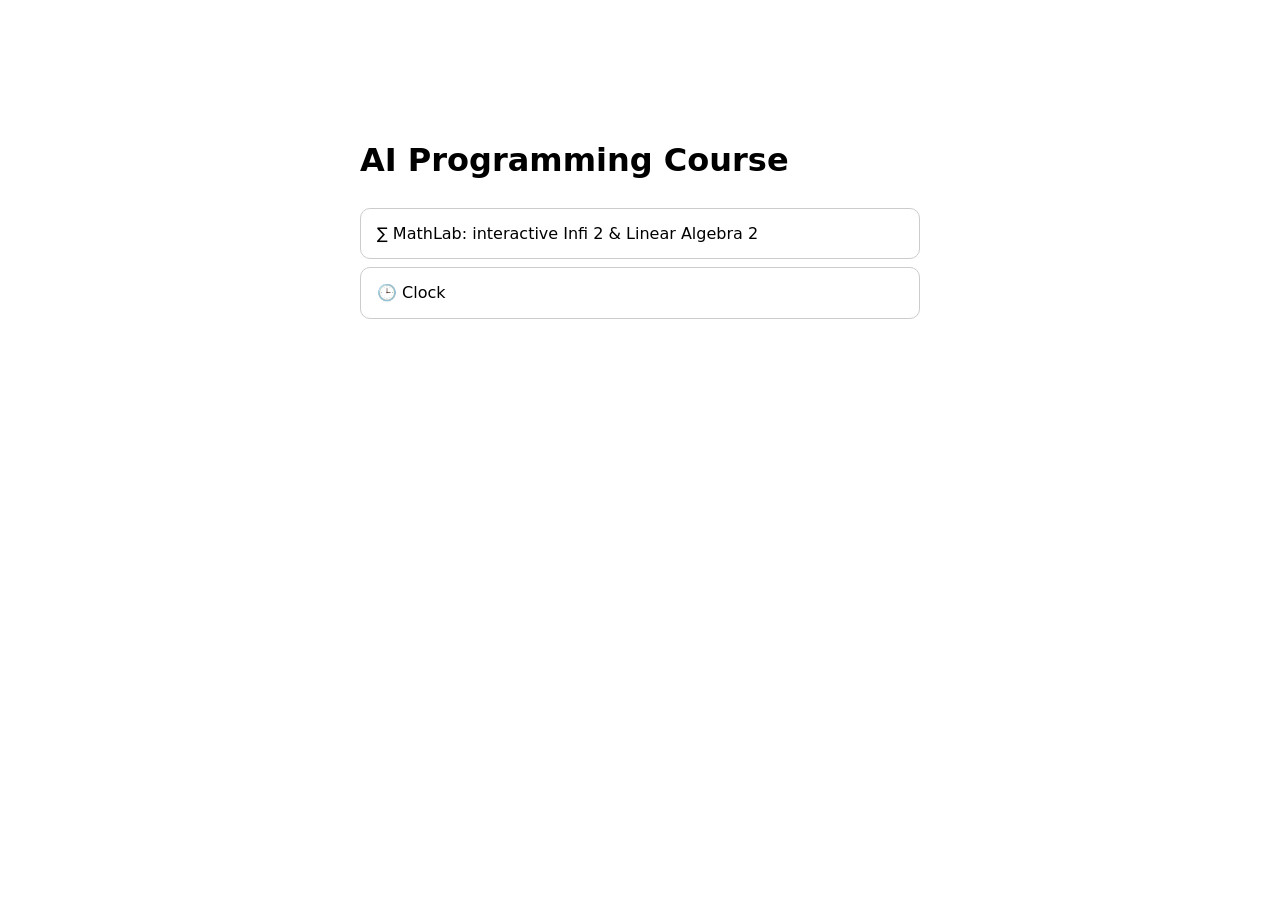
<file: index.html>
<!DOCTYPE html>
<html lang="en">
<head>
  <meta charset="UTF-8">
  <meta name="viewport" content="width=device-width, initial-scale=1">
  <title>AI Programming Course</title>
  <style>
    body { font-family: system-ui, sans-serif; max-width: 560px; margin: 15vh auto; padding: 0 16px; line-height: 1.6; }
    a { display: block; padding: 12px 16px; margin: 8px 0; border: 1px solid #ccc; border-radius: 10px; text-decoration: none; color: inherit; }
    a:hover { border-color: #3f5be0; }
  </style>
</head>
<body>
  <h1>AI Programming Course</h1>
  <a href="math/">∑ MathLab: interactive Infi 2 &amp; Linear Algebra 2</a>
  <a href="clock/">🕒 Clock</a>
</body>
</html>
</file>
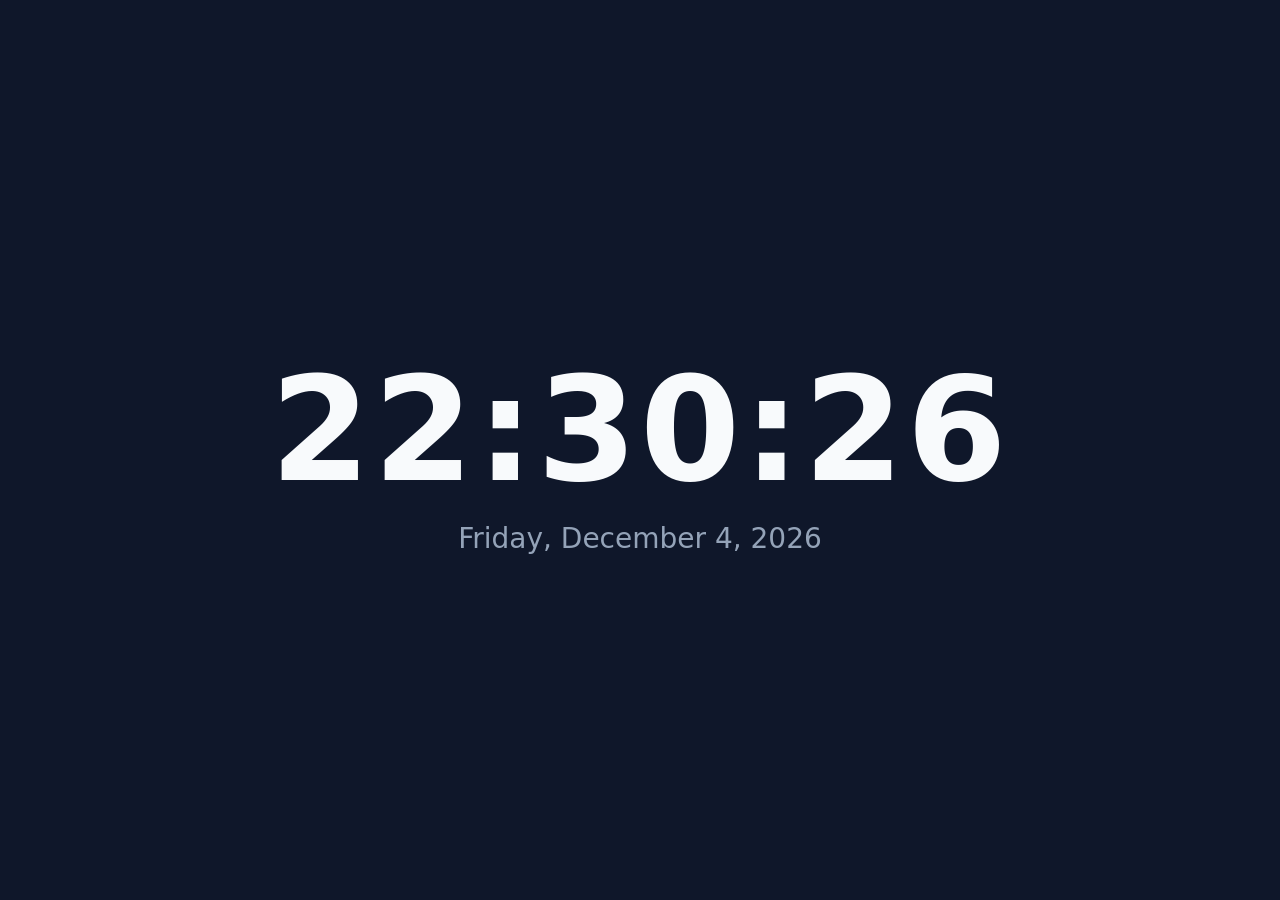
<file: clock/index.html>
<!DOCTYPE html>
<html lang="en">
<head>
  <meta charset="UTF-8">
  <meta name="viewport" content="width=device-width, initial-scale=1.0">
  <title>Clock</title>
  <link rel="stylesheet" href="style.css">
</head>
<body>
  <main class="clock">
    <div id="time" class="time" aria-live="off">--:--:--</div>
    <div id="date" class="date"></div>
  </main>
  <script src="script.js"></script>
</body>
</html>
</file>
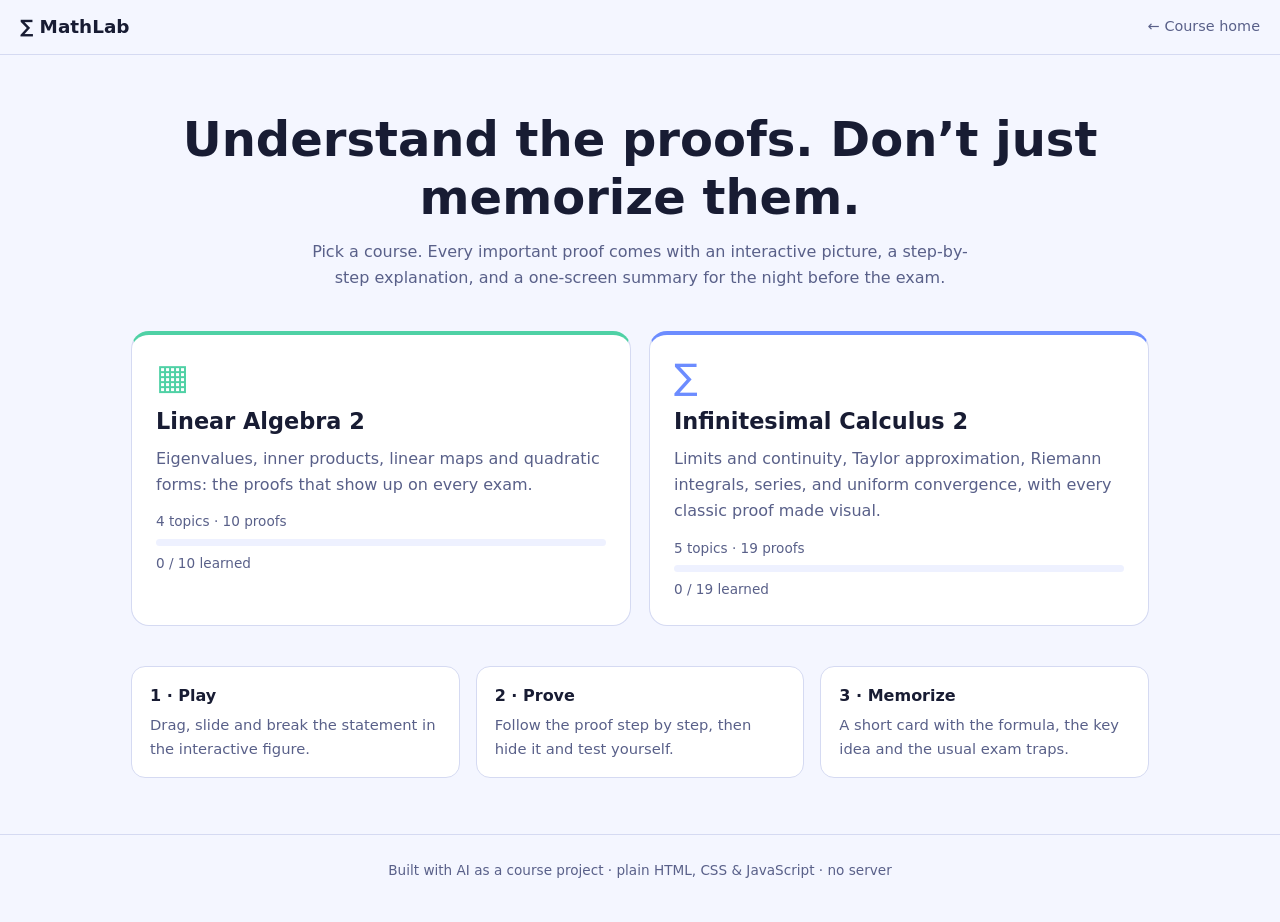
<file: math/index.html>
<!DOCTYPE html>
<html lang="en">
<head>
  <meta charset="UTF-8">
  <meta name="viewport" content="width=device-width, initial-scale=1">
  <title>MathLab</title>
  <link rel="stylesheet" href="vendor/katex/katex.min.css?v=20261015b">
  <link rel="stylesheet" href="css/app.css?v=20261015b">
</head>
<body>
  <header class="top">
    <a class="brand" href="#/">∑ MathLab</a>
    <a class="back" href="../">← Course home</a>
  </header>
  <main id="app"></main>
  <footer>Built with AI as a course project · plain HTML, CSS &amp; JavaScript · no server</footer>

  <script src="vendor/katex/katex.min.js?v=20261015b"></script>
  <script src="vendor/katex/auto-render.min.js?v=20261015b"></script>
  <script src="js/lib.js?v=20261015b"></script>
  <script src="js/courses.js?v=20261015b"></script>
  <!-- proofs -->
  <script src="js/proofs/linalg2-eigen.js?v=20261015b"></script>
  <script src="js/proofs/linalg2-inner.js?v=20261015b"></script>
  <script src="js/proofs/linalg2-maps.js?v=20261015b"></script>
  <script src="js/proofs/linalg2-quad.js?v=20261015b"></script>
  <script src="js/proofs/infi2-limits.js?v=20261015b"></script>
  <script src="js/proofs/infi2-taylor.js?v=20261015b"></script>
  <script src="js/proofs/infi2-integrals.js?v=20261015b"></script>
  <script src="js/proofs/infi2-series.js?v=20261015b"></script>
  <script src="js/proofs/infi2-funcseries.js?v=20261015b"></script>
  <!-- app (must come last) -->
  <script src="js/app.js?v=20261015b"></script>
</body>
</html>
</file>
<file: clock/style.css>
* {
  box-sizing: border-box;
}

body {
  margin: 0;
  min-height: 100vh;
  display: flex;
  align-items: center;
  justify-content: center;
  background: #0f172a;
  color: #f8fafc;
  font-family: system-ui, -apple-system, "Segoe UI", Roboto, sans-serif;
}

.clock {
  text-align: center;
  padding: 1rem;
}

.time {
  font-size: clamp(3rem, 16vw, 9rem);
  font-weight: 700;
  font-variant-numeric: tabular-nums;
  letter-spacing: 0.02em;
}

.date {
  margin-top: 0.5rem;
  font-size: clamp(1rem, 4vw, 1.75rem);
  color: #94a3b8;
}
</file>
<file: math/css/app.css>
:root {
  --bg: #0f1220; --panel: #171b2e; --panel-2: #1e2340; --text: #e8eaf6; --muted: #9aa3c7;
  --line: #2a3158; --accent: #6c8cff; --good: #4fd1a5; --bad: #ff6b8b; --gold: #ffcc4d; --cc: #6c8cff;
}
@media (prefers-color-scheme: light) {
  :root { --bg: #f4f6ff; --panel: #ffffff; --panel-2: #eef1ff; --text: #181c33; --muted: #596089; --line: #d5daf2; --accent: #3f5be0; --gold: #9a6b00; }
}
* { box-sizing: border-box; }
html { scroll-behavior: smooth; }
body { margin: 0; background: var(--bg); color: var(--text); font: 16px/1.65 system-ui, -apple-system, "Segoe UI", Roboto, sans-serif; }
a { color: var(--accent); }
.top { position: sticky; top: 0; z-index: 10; display: flex; justify-content: space-between; align-items: center; padding: 12px 20px;
  background: color-mix(in srgb, var(--bg) 88%, transparent); backdrop-filter: blur(8px); border-bottom: 1px solid var(--line); }
.brand { font-weight: 700; font-size: 1.15rem; text-decoration: none; color: var(--text); }
.back { color: var(--muted); font-size: .9rem; text-decoration: none; }
main { max-width: 1050px; margin: 0 auto; padding: 0 16px 56px; }
footer { text-align: center; color: var(--muted); font-size: .85rem; padding: 24px 16px 40px; border-top: 1px solid var(--line); }
h1 { line-height: 1.2; }
code { background: var(--panel-2); padding: 1px 6px; border-radius: 5px; font-size: .9em; }
.crumbs { display: flex; flex-wrap: wrap; gap: 6px; padding: 18px 0 4px; color: var(--muted); font-size: .88rem; }
.crumbs a { color: var(--muted); text-decoration: none; } .crumbs a:hover { color: var(--text); }
.crumbs .sep { opacity: .5; }

/* buttons & bars */
.btn, button { padding: 8px 14px; border-radius: 9px; border: 1px solid var(--line); background: var(--panel-2); color: var(--text);
  font: inherit; font-size: .9rem; cursor: pointer; text-decoration: none; display: inline-block; }
.btn:hover, button:hover { border-color: var(--accent); }
.btn.primary, button.primary { background: var(--accent); border-color: var(--accent); color: #fff; font-weight: 600; }
.btn.done { border-color: var(--good); color: var(--good); }
.bar { height: 7px; border-radius: 4px; background: var(--panel-2); overflow: hidden; margin: 6px 0; }
.bar div { height: 100%; background: var(--cc); transition: width .3s; }
.cc-meta { color: var(--muted); font-size: .85rem; }

/* home */
.hero { text-align: center; padding: 56px 8px 28px; }
.hero h1 { font-size: clamp(1.8rem, 5vw, 3rem); margin: 0 0 12px; }
.hero p { color: var(--muted); max-width: 660px; margin: 0 auto; }
.course-grid { display: grid; grid-template-columns: repeat(auto-fit, minmax(300px, 1fr)); gap: 18px; margin-top: 12px; }
.course-card { display: block; text-decoration: none; color: inherit; background: var(--panel); border: 1px solid var(--line); border-radius: 18px;
  padding: 24px; border-top: 4px solid var(--cc); transition: transform .15s, border-color .15s; }
.course-card:hover { transform: translateY(-3px); border-color: var(--cc); }
.course-card h3 { margin: 8px 0 6px; font-size: 1.4rem; } .course-card p { color: var(--muted); margin: 0 0 12px; }
.cc-icon { font-size: 2.2rem; color: var(--cc); line-height: 1; }
.how { display: grid; grid-template-columns: repeat(auto-fit, minmax(220px, 1fr)); gap: 16px; margin-top: 40px; }
.how > div { background: var(--panel); border: 1px solid var(--line); border-radius: 14px; padding: 16px 18px; }
.how p { margin: 4px 0 0; color: var(--muted); font-size: .92rem; }

/* course page */
.course-head { display: flex; flex-wrap: wrap; gap: 20px; justify-content: space-between; align-items: flex-end; padding: 8px 0 12px; }
.course-head h1 { margin: 4px 0; font-size: 2.2rem; } .course-head p { color: var(--muted); max-width: 620px; margin: 0; }
.course-actions { min-width: 230px; }
.topic { margin-top: 30px; }
.topic-head { display: flex; gap: 14px; align-items: flex-start; }
.topic-head h2 { margin: 0; font-size: 1.35rem; } .topic-head p { margin: 2px 0 0; color: var(--muted); font-size: .92rem; }
.tnum { flex: none; width: 34px; height: 34px; border-radius: 10px; display: grid; place-items: center; background: var(--cc); color: #0b0e1b; font-weight: 700; }
.proof-list { margin: 12px 0 0 48px; display: grid; gap: 8px; }
.proof-row { display: flex; align-items: center; gap: 12px; padding: 12px 14px; background: var(--panel); border: 1px solid var(--line);
  border-radius: 12px; text-decoration: none; color: inherit; }
.proof-row:hover { border-color: var(--cc); }
.proof-row div { flex: 1; display: flex; flex-direction: column; }
.proof-row div span { color: var(--muted); font-size: .88rem; }
.check { flex: none; width: 28px; height: 28px; border-radius: 50%; display: grid; place-items: center; border: 2px solid var(--line); color: var(--muted); font-size: .85rem; }
.check.on { background: var(--good); border-color: var(--good); color: #0b0e1b; font-weight: 700; }
.go { color: var(--muted); } .soon { margin-left: 48px; color: var(--muted); }

/* proof page */
.tag { color: var(--cc); font-size: .78rem; font-weight: 700; letter-spacing: .08em; text-transform: uppercase; margin-top: 10px; }
.proof-title { margin: 2px 0 14px; font-size: clamp(1.6rem, 4vw, 2.3rem); }
.statement { background: var(--panel); border: 1px solid var(--line); border-left: 4px solid var(--cc); border-radius: 12px; padding: 14px 18px; font-size: 1.05rem; }
.sec { margin: 34px 0 8px; font-size: 1.3rem; }
.viz-intro, .viz-note { color: var(--muted); margin: 4px 0 10px; } .viz-intro b { color: var(--text); }

.widget { display: grid; grid-template-columns: minmax(0, 1.35fr) minmax(0, 1fr); gap: 16px; background: var(--panel); border: 1px solid var(--line); border-radius: 16px; padding: 16px; }
.widget.wide { grid-template-columns: 1fr; }
.canvas-wrap { position: relative; width: 100%; }
canvas.stage-canvas { display: block; width: 100%; height: 100%; border-radius: 10px; background: #0b0e1b; touch-action: none; }
canvas.extra-canvas { display: block; width: 100%; border-radius: 10px; background: #0b0e1b; margin-top: 4px; touch-action: none; }
.panel { display: flex; flex-direction: column; gap: 10px; min-width: 0; }
.field { display: flex; flex-direction: column; gap: 3px; color: var(--muted); font-size: .9rem; }
.field b { color: var(--text); }
input[type=range] { width: 100%; accent-color: var(--accent); }
select, input[type=number], input[type=text] { width: 100%; padding: 7px 10px; border-radius: 8px; border: 1px solid var(--line); background: var(--panel-2); color: var(--text); font: inherit; }
.caption { color: var(--muted); font-size: .82rem; }
.btn-row { display: flex; flex-wrap: wrap; gap: 6px; }
.readout { margin: 0; display: grid; grid-template-columns: auto 1fr; gap: 3px 12px; font-size: .92rem; }
.readout dt { color: var(--muted); } .readout dd { margin: 0; font-variant-numeric: tabular-nums; min-width: 0; overflow-wrap: anywhere; }
.readout .note { grid-column: 1 / -1; color: var(--muted); font-size: .86rem; border-top: 1px solid var(--line); padding-top: 6px; }
.readout .ok { color: var(--good); } .readout .warn { color: var(--gold); } .readout .no { color: var(--bad); }

.recall-bar { display: flex; gap: 12px; align-items: center; margin-bottom: 8px; } .hint { color: var(--muted); font-size: .88rem; }
.steps { list-style: none; counter-reset: s; padding: 0; margin: 0; display: grid; gap: 10px; }
.steps li { counter-increment: s; position: relative; background: var(--panel); border: 1px solid var(--line); border-radius: 12px; padding: 12px 16px 12px 52px; }
.steps li::before { content: counter(s); position: absolute; left: 14px; top: 12px; width: 26px; height: 26px; border-radius: 50%; background: var(--cc); color: #0b0e1b; font-weight: 700; display: grid; place-items: center; font-size: .85rem; }
.step-title { font-weight: 600; } .step-body { color: var(--muted); margin-top: 3px; } .step-body b, .step-body i { color: var(--text); }
.steps li.hidden { cursor: pointer; } .steps li.hidden > div { filter: blur(7px); opacity: .5; user-select: none; }

.memo { background: linear-gradient(180deg, color-mix(in srgb, var(--cc) 14%, var(--panel)), var(--panel)); border: 1px solid var(--cc); border-radius: 16px; padding: 6px 20px 18px; }
.memo h3 { margin: 14px 0 4px; }
.memo-formula { font-size: 1.15rem; overflow-x: auto; padding: 4px 0; }
.memo-idea { margin: 4px 0 8px; } .memo ul { margin: 6px 0 0; padding-left: 20px; } .memo li { margin: 3px 0; }
.pitfalls { margin-top: 12px; padding: 10px 14px; border-radius: 10px; background: color-mix(in srgb, var(--bad) 12%, transparent); border: 1px dashed var(--bad); }
.pitfalls ul { margin: 4px 0 0; }
.proof-foot { display: flex; flex-wrap: wrap; gap: 12px; justify-content: space-between; margin-top: 24px; }
.pn { display: flex; flex-wrap: wrap; gap: 8px; }
.error { color: var(--bad); }

/* flashcards */
.flash { min-height: 280px; background: var(--panel); border: 1px solid var(--line); border-top: 4px solid var(--cc); border-radius: 18px; padding: 22px 28px; cursor: pointer; margin: 10px 0 16px; }
.flash.back { background: color-mix(in srgb, var(--cc) 10%, var(--panel)); }
.flash h3 { margin: 4px 0 10px; font-size: 1.4rem; } .flip-hint { margin-top: 20px; color: var(--muted); font-size: .85rem; }
.row { display: flex; flex-wrap: wrap; gap: 8px; } .lead { color: var(--muted); }

@media (max-width: 800px) {
  .widget { grid-template-columns: 1fr; }
  .proof-list, .soon { margin-left: 0; }
}

/* small-screen safety */
.proof-title, .step-title, .step-body { overflow-wrap: anywhere; }
.statement, .viz-intro, .memo-formula { overflow-x: auto; }

/* figure banner + step linking */
.fig-banner { display: flex; flex-wrap: wrap; align-items: center; gap: 8px 10px; padding: 10px 14px; margin: 6px 0 10px; border-radius: 12px;
  background: color-mix(in srgb, var(--cc) 12%, var(--panel)); border: 1px solid color-mix(in srgb, var(--cc) 45%, var(--line)); font-size: .93rem; }
.fig-banner::before { content: "\1F4FA  The figure shows"; font-weight: 700; color: var(--cc); font-size: .78rem; text-transform: uppercase; letter-spacing: .05em; }
.fig-banner .chip { background: var(--cc); color: #0b0e1b; font-weight: 700; border-radius: 999px; padding: 1px 10px; font-size: .8rem; }
.fig-banner .chip.all { background: var(--panel-2); color: var(--text); border: 1px solid var(--line); }
.fig-banner .link { background: none; border: none; color: var(--accent); text-decoration: underline; padding: 0; font-size: .85rem; }
.show-btn { margin-top: 8px; font-size: .82rem; padding: 5px 10px; border-color: var(--cc); color: var(--text); }
.steps li.active { border-color: var(--cc); box-shadow: 0 0 0 2px color-mix(in srgb, var(--cc) 35%, transparent); }
.steps li.hidden .show-btn { display: none; }
canvas.stage-canvas.rot { cursor: grab; }
</file>
